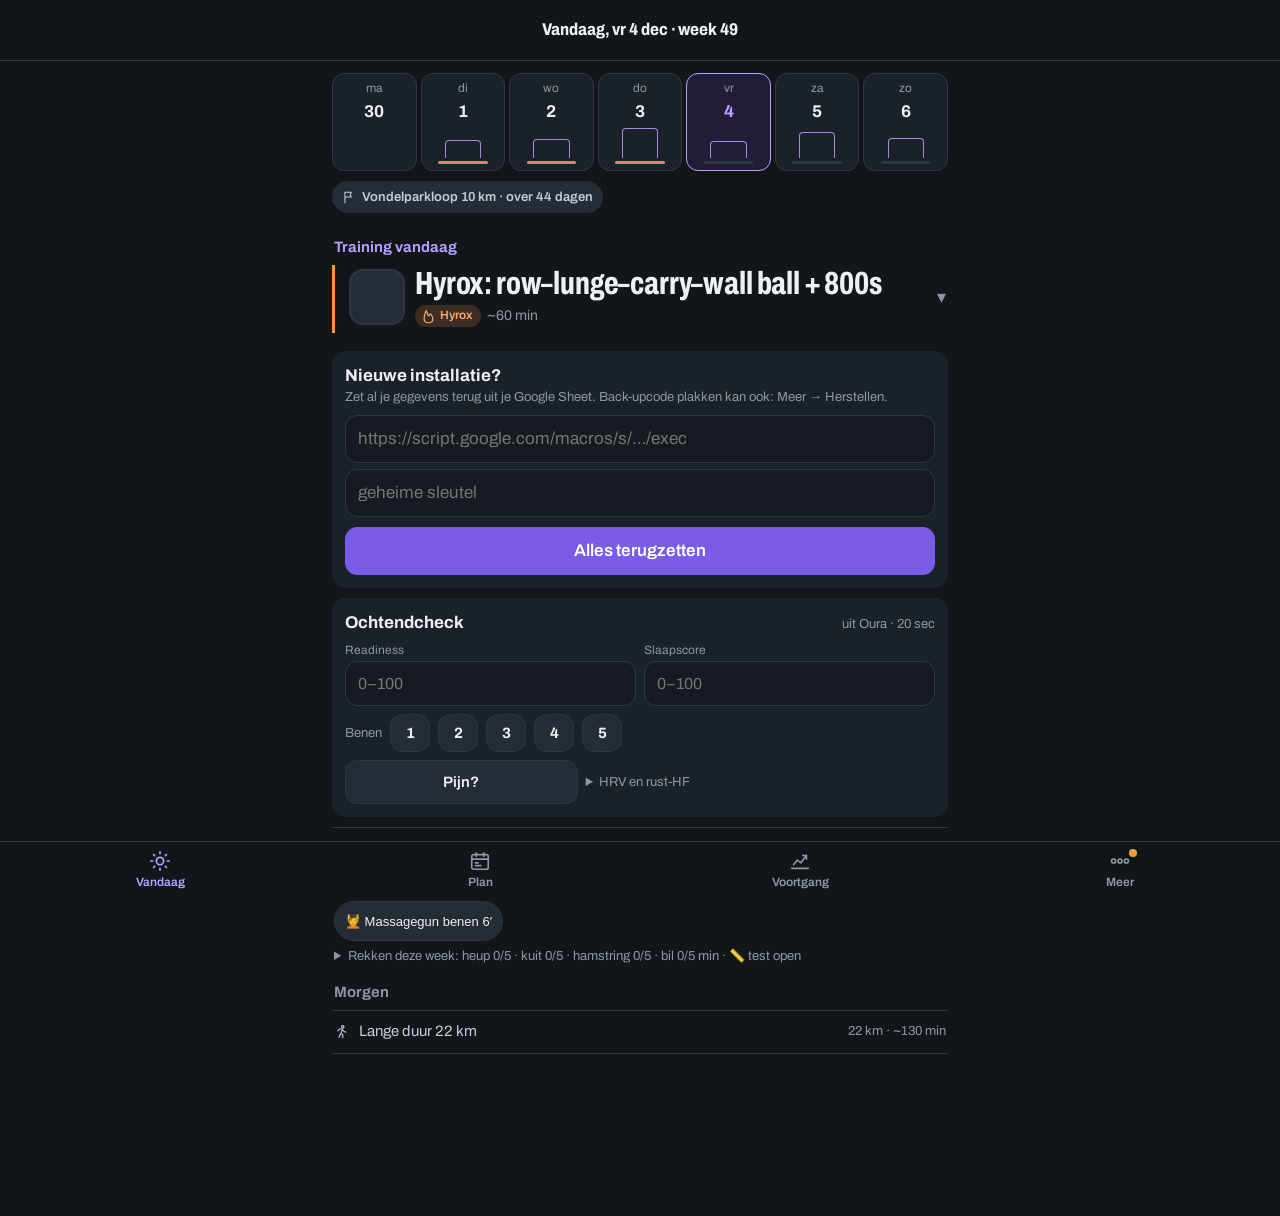
<file: index.html>
<!DOCTYPE html>
<html lang="nl">
<head>
<meta charset="utf-8">
<meta name="viewport" content="width=device-width, initial-scale=1, maximum-scale=1, viewport-fit=cover">
<meta name="theme-color" content="#0B0C0E">
<meta name="apple-mobile-web-app-capable" content="yes">
<meta name="mobile-web-app-capable" content="yes">
<meta name="apple-mobile-web-app-status-bar-style" content="black-translucent">
<meta name="apple-mobile-web-app-title" content="Coach">
<link rel="manifest" href="manifest.webmanifest">
<link rel="apple-touch-icon" href="apple-touch-icon.png?v=2">
<link rel="icon" type="image/png" href="icon-192.png?v=2">
<link rel="apple-touch-startup-image" media="(device-width: 393px) and (device-height: 852px) and (-webkit-device-pixel-ratio: 3)" href="splash-1179x2556.png">
<link rel="apple-touch-startup-image" media="(device-width: 430px) and (device-height: 932px) and (-webkit-device-pixel-ratio: 3)" href="splash-1290x2796.png">
<link rel="apple-touch-startup-image" media="(device-width: 390px) and (device-height: 844px) and (-webkit-device-pixel-ratio: 3)" href="splash-1170x2532.png">
<link rel="apple-touch-startup-image" media="(device-width: 375px) and (device-height: 812px) and (-webkit-device-pixel-ratio: 3)" href="splash-1125x2436.png">
<title>Coach</title>
<link rel="stylesheet" href="css/app.css">
</head>
<body>
<header>
  <div class="hrow">
    <button class="btn sm" id="back" aria-label="Terug" style="display:none">← Terug</button>
    <button class="btn sm" id="prev" aria-label="Vorige">‹</button>
    <h1 id="htitle">Coach</h1>
    <button class="btn sm" id="next" aria-label="Volgende">›</button>
  </div>
</header>
<main id="view"><p class="mut">Laden…</p></main>
<div id="rp" role="dialog" aria-label="Routine"></div>
<div id="timer"><button id="ring" aria-label="Rusttimer"><i id="tfill"></i><span class="tl">Rust</span><span class="t" id="tval">0:00</span></button>
  <div id="tctl"><button class="btn sm" data-tadd="-15">−15</button><button class="btn sm" data-tadd="15">+15</button><button class="btn sm" id="tstop">Stop</button></div></div>
<div id="flash">RUST VOORBIJ</div>
<div class="toast" id="toast"></div>
<nav class="tabs" id="tabs">
  <button data-tab="vandaag"><span><svg viewBox="0 0 24 24" width="22" height="22" fill="none" stroke="currentColor" stroke-width="1.8" stroke-linecap="round" stroke-linejoin="round"><circle cx="12" cy="12" r="4"/><path d="M12 2v2M12 20v2M4.9 4.9l1.4 1.4M17.7 17.7l1.4 1.4M2 12h2M20 12h2M4.9 19.1l1.4-1.4M17.7 6.3l1.4-1.4"/></svg></span>Vandaag</button>
  <button data-tab="week"><span><svg viewBox="0 0 24 24" width="22" height="22" fill="none" stroke="currentColor" stroke-width="1.8" stroke-linecap="round" stroke-linejoin="round"><rect x="3" y="5" width="18" height="16" rx="2"/><path d="M3 10h18M8 3v4M16 3v4M7 14h3M7 17h6"/></svg></span>Plan</button>
  <button data-tab="inzicht"><span><svg viewBox="0 0 24 24" width="22" height="22" fill="none" stroke="currentColor" stroke-width="1.8" stroke-linecap="round" stroke-linejoin="round"><path d="M3 20h18"/><path d="M5 16l4-5 4 3 6-8"/><path d="M15 6h4v4"/></svg></span>Voortgang</button>
  <button data-tab="meer"><span><svg viewBox="0 0 24 24" width="22" height="22" fill="none" stroke="currentColor" stroke-width="1.8" stroke-linecap="round" stroke-linejoin="round"><circle cx="5" cy="12" r="2.2"/><circle cx="12" cy="12" r="2.2"/><circle cx="19" cy="12" r="2.2"/></svg></span>Meer</button>
</nav>
<script src="js/core.js"></script>
<script src="js/views.js"></script>
<script src="js/insight.js"></script>
<script src="js/coach.js"></script>
<script src="js/checkin.js"></script>
<script src="js/app.js"></script>
</body>
</html>
</file>
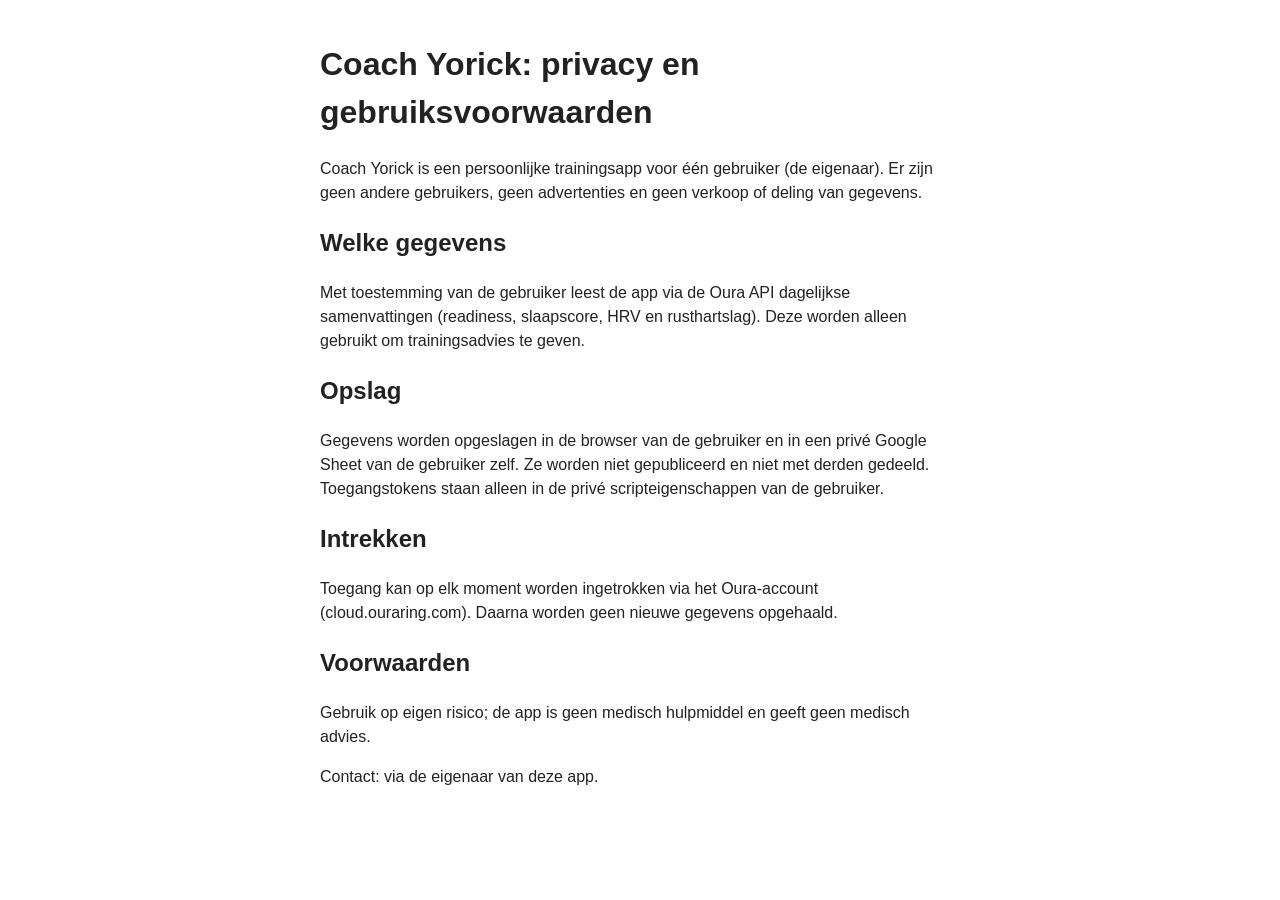
<file: privacy.html>
<!DOCTYPE html>
<html lang="nl"><head><meta charset="utf-8"><meta name="viewport" content="width=device-width,initial-scale=1"><title>Coach Yorick · privacy en voorwaarden</title>
<style>body{font:16px/1.5 -apple-system,Segoe UI,Roboto,sans-serif;max-width:640px;margin:40px auto;padding:0 16px;color:#222}</style></head>
<body><h1>Coach Yorick: privacy en gebruiksvoorwaarden</h1>
<p>Coach Yorick is een persoonlijke trainingsapp voor één gebruiker (de eigenaar). Er zijn geen andere gebruikers, geen advertenties en geen verkoop of deling van gegevens.</p>
<h2>Welke gegevens</h2><p>Met toestemming van de gebruiker leest de app via de Oura API dagelijkse samenvattingen (readiness, slaapscore, HRV en rusthartslag). Deze worden alleen gebruikt om trainingsadvies te geven.</p>
<h2>Opslag</h2><p>Gegevens worden opgeslagen in de browser van de gebruiker en in een privé Google Sheet van de gebruiker zelf. Ze worden niet gepubliceerd en niet met derden gedeeld. Toegangstokens staan alleen in de privé scripteigenschappen van de gebruiker.</p>
<h2>Intrekken</h2><p>Toegang kan op elk moment worden ingetrokken via het Oura-account (cloud.ouraring.com). Daarna worden geen nieuwe gegevens opgehaald.</p>
<h2>Voorwaarden</h2><p>Gebruik op eigen risico; de app is geen medisch hulpmiddel en geeft geen medisch advies.</p>
<p>Contact: via de eigenaar van deze app.</p></body></html>
</file>
<file: css/app.css>
@font-face{font-family:'Archivo';font-style:normal;font-display:swap;font-weight:100 900;font-stretch:62% 125%;src:url(../fonts/archivo.woff2) format('woff2-variations'),url(../fonts/archivo.woff2) format('woff2')}
/* palet (v4.6): leisteen + basalt, paars als merkkleur, trailmarkering-oranje voor wedstrijden, gletsjerblauw voor de coach, mos voor 'gedaan' */
:root{color-scheme:dark;--bg:#12161B;--card:#1B2129;--card2:#252C36;--line:#2E3641;--tx:#EEF1F4;--tx2:#C5CCD5;--mut:#8D97A4;
 --pur:#7B5CE6;--pur2:#B7A3FF;--trail:#F26B3A;--glac:#8EC5E8;--moss:#6FBF73;
 --acc:#6FBF73;--acc2:#4FA857;--warn:#E9A23B;--bad:#F07A7A;--blue:#8EC5E8;--str:#fc6a2c;
 --okbg:#16241B;--okln:#2C4C34;--otx:#CDEBCF;--wbg:#2B2112;--wtx:#F6D9A6;--bbg:#341819;--btx:#FFD3D3;--ibg:#142233;--iln:#24405E;--itx:#CFE6F5;--nav:#12161B;--inp:#161B22;
 --fs-xs:13px;--fs-s:15px;--fs-m:17px;--fs-l:22px;--fs-xl:32px;--fs-xxl:48px;
 --cond:'Archivo',-apple-system,sans-serif}
*{box-sizing:border-box;-webkit-tap-highlight-color:transparent}
html,body{margin:0;background:var(--bg);color:var(--tx);font:17px/1.45 Archivo,-apple-system,BlinkMacSystemFont,"Segoe UI",Roboto,sans-serif;font-stretch:100%}
body{padding:env(safe-area-inset-top) 0 calc(150px + env(safe-area-inset-bottom))}
#back{padding:0 10px;white-space:nowrap}
header{position:sticky;top:0;z-index:5;background:var(--bg);padding:8px 12px;border-bottom:1px solid var(--line)}
.hrow{display:flex;align-items:center;gap:8px}
.hrow h1{font-size:18px;margin:0;flex:1;text-align:center;min-width:0;overflow:hidden;text-overflow:ellipsis;white-space:nowrap}
main{padding:12px 12px 0;max-width:640px;margin:0 auto}
.card{background:var(--card);border:1px solid var(--line);border-radius:14px;padding:12px;margin-bottom:10px}
.day{margin-bottom:14px}
.day h2{font-size:16px;margin:4px 2px 8px;color:var(--mut);font-weight:600}
.day h2::first-letter{text-transform:uppercase}
.day.today h2{color:var(--acc)}
.sess.done{border-color:var(--okln);background:var(--okbg)}
.sess.skip{opacity:.55}
.st{display:flex;gap:10px;align-items:flex-start}
.st .tt{flex:1;min-width:0}
button.tt.tap{background:none;border:0;color:inherit;font:inherit;text-align:left;padding:0;cursor:pointer;min-height:44px}
.chev{color:var(--mut);font-size:18px;padding:12px 2px 0}
.tt b{display:block;font-size:17px}
.tag{display:inline-block;font-size:12px;padding:2px 8px;border-radius:99px;background:var(--card2);color:var(--mut);margin-right:6px;text-transform:uppercase;letter-spacing:.03em}
.det{white-space:pre-wrap;color:var(--tx2);font-size:15px;margin:8px 0 0}
.mut{color:var(--mut);font-size:14px}
.small{font-size:13px;color:var(--mut)}
.btn{min-height:48px;min-width:48px;border-radius:12px;border:1px solid var(--line);background:var(--card2);color:var(--tx);font:inherit;font-weight:600;padding:0 14px;cursor:pointer}
.btn:active{transform:scale(.97)}
.btn.pri{background:var(--acc2);border-color:var(--acc2);color:#04140a}
.btn.warn{background:var(--wbg);border-color:var(--warn);color:var(--warn)}
.btn.bad{background:var(--bbg);border-color:var(--bad);color:var(--bad)}
.btn.sm{min-height:44px;padding:0 10px;font-size:15px}
.btn.link{background:none;border:0;color:var(--blue);padding:0 4px;min-height:44px}
.chk{width:52px;height:52px;border-radius:14px;border:2px solid var(--line);background:var(--card2);color:transparent;font-size:26px;font-weight:800;flex:none}
.chk.on{background:var(--acc2);border-color:var(--acc2);color:#04140a}
.chk.st2{border-color:var(--str);color:var(--str)}
.row{display:flex;gap:8px;align-items:center;flex-wrap:wrap;margin-top:10px}
.row>*{flex:1 1 auto;min-width:0}
.row.nw{flex-wrap:nowrap}
.row.nw input.num{flex:0 0 84px;width:84px}
input,select,textarea{font:inherit;color:var(--tx);background:var(--inp);border:1px solid var(--line);border-radius:12px;min-height:48px;padding:10px 12px;width:100%}
textarea{min-height:84px}
input.num{width:100px;flex:0 0 100px;text-align:center}
label.f{display:block;font-size:14px;color:var(--mut);margin:10px 2px 4px}
.banner{border-radius:12px;padding:10px 12px;margin-bottom:10px;font-size:15px}
.banner.concept{background:var(--wbg);border:1px solid var(--warn);color:var(--warn)}
.banner.def{background:var(--okbg);border:1px solid var(--okln);color:var(--acc)}
.banner.info{background:var(--ibg);border:1px solid var(--iln);color:var(--itx)}
.banner.rood{background:var(--bbg);border:1px solid var(--bad);color:var(--btx)}
.banner.oranje{background:var(--wbg);border:1px solid var(--warn);color:var(--wtx)}
.banner.groen{background:var(--okbg);border:1px solid var(--okln);color:var(--otx)}
.chips{display:flex;flex-wrap:wrap;gap:8px;margin-top:8px}
.chip{min-width:48px;min-height:48px;border-radius:12px;border:1px solid var(--line);background:var(--card2);color:var(--tx);font:inherit;font-weight:700;font-size:17px;padding:0 10px}
.chip.on{background:var(--blue);border-color:var(--blue);color:#06101f}
.chip.tgt{border-color:var(--acc)}
.avday{display:flex;align-items:center;gap:8px;border-top:1px solid var(--line);margin-top:6px;padding-top:6px}.avday b{width:78px;font-size:15px}
.avrow3{flex:1;display:grid;grid-template-columns:1fr 1fr 1fr;gap:6px}.avrow3 .chip{min-width:0;min-height:44px;font-size:14px;padding:0 4px}
.avrow{display:grid;grid-template-columns:repeat(6,1fr);gap:4px;margin-top:6px}
.avrow .chip{min-width:0;min-height:44px;font-size:13px;padding:0 2px}
.chips.sm .chip{min-width:44px;min-height:44px;font-size:15px}
.kg{display:flex;align-items:center;gap:8px;margin-top:10px}
.kg input{flex:1;text-align:center;font-size:30px;font-weight:800;font-variant-numeric:tabular-nums;min-height:60px}
.kg .btn{min-height:60px;min-width:60px;font-size:26px}
.chips.big .chip{min-width:58px;min-height:58px;font-size:22px}
.sets{display:flex;flex-wrap:wrap;gap:6px;margin-top:8px}
.set{background:var(--okbg);border:1px solid var(--okln);border-radius:10px;padding:6px 8px;font-size:15px;display:flex;align-items:center;gap:6px}
.set button{background:none;border:0;color:var(--bad);font-size:20px;min-width:36px;min-height:36px}
.hint{font-size:14px;margin-top:6px}
.hint.sug{color:var(--acc)}
.strava{margin-top:8px;padding:8px 10px;border-radius:10px;background:#2a160c;border:1px solid #6b3415;font-size:15px}
.strava b{color:var(--str)}
nav.tabs{position:fixed;bottom:0;left:0;right:0;z-index:6;display:grid;grid-template-columns:repeat(4,1fr);background:var(--nav);border-top:1px solid var(--line);padding-bottom:env(safe-area-inset-bottom)}
nav.tabs button{background:none;border:0;color:var(--mut);font:inherit;font-size:12px;font-weight:600;min-height:58px;padding:4px 0}
nav.tabs button span{display:flex;justify-content:center;margin-bottom:2px}
nav.tabs button.on{color:var(--acc)}
a{color:var(--blue)}
#rp a.btn{text-decoration:none;color:var(--tx)}
#tabs button.badge{position:relative}#tabs button.badge::after{content:"";position:absolute;top:7px;left:calc(50% + 9px);width:8px;height:8px;border-radius:50%;background:var(--warn)}
#rp{position:fixed;inset:0;z-index:30;background:var(--bg);display:none;flex-direction:column;padding:calc(14px + env(safe-area-inset-top)) 16px calc(16px + env(safe-area-inset-bottom))}
#rp.show{display:flex}
#rp .rpt{font-size:14px;color:var(--mut);display:flex;justify-content:space-between;align-items:center}
#rp .rpbar{height:6px;background:var(--line);border-radius:3px;margin:10px 0 18px;overflow:hidden}#rp .rpbar i{display:block;height:100%;background:var(--acc)}
#rp .rpn{font-size:26px;font-weight:700;line-height:1.2}
#rp .rps{font-size:17px;color:var(--acc);margin-top:4px;min-height:22px}
#rp .rpbig{font-size:84px;font-weight:800;text-align:center;margin:auto 0 6px;font-variant-numeric:tabular-nums;line-height:1}
#rp .rpbig.reps{font-size:44px}
#rp .rpph{text-align:center;font-size:16px;color:var(--mut);min-height:22px}
#rp .rpcue{font-size:16px;margin:12px 0;min-height:44px;color:var(--tx);overflow:auto;max-height:40vh}
#rp .rpnext{font-size:14px;color:var(--mut);margin-bottom:12px}
#rp .rpctl{display:grid;grid-template-columns:1fr 1fr 2fr;gap:8px}
#rp .rpctl .btn{min-height:56px;font-size:18px}
.rtrow{display:flex;align-items:center;gap:8px;padding:6px 0;border-top:1px solid var(--line)}
.rtrow:first-of-type{border-top:0}
.rtrow .nm{flex:1;min-width:0}
.glance{color:var(--acc);margin-top:2px}
.rtrow .rtw{white-space:nowrap;overflow:hidden;text-overflow:ellipsis}
.rtrow .btn.sm{min-width:48px}
.rtchips{display:flex;flex-wrap:wrap;gap:6px;margin-top:8px}
.rtchip{border:1px solid var(--line);background:var(--card2);color:var(--tx);border-radius:999px;padding:0 10px;min-height:40px;font-size:13px;white-space:nowrap}
.rtchip.on{border-color:var(--acc);color:var(--acc)}
#timer{position:fixed;left:0;right:0;bottom:calc(60px + env(safe-area-inset-bottom));z-index:7;display:none;align-items:center;gap:8px;padding:8px 12px;background:var(--nav);border-top:1px solid var(--line)}
#timer.show{display:flex}
body.timeron{padding-bottom:calc(220px + env(safe-area-inset-bottom))}
#ring{flex:1;position:relative;overflow:hidden;min-height:48px;border-radius:12px;border:0;background:var(--card2);color:var(--tx);display:flex;align-items:center;justify-content:space-between;padding:0 14px;font:inherit}
#tfill{position:absolute;left:0;top:0;bottom:0;background:color-mix(in srgb, var(--acc2) 35%, transparent);width:100%;transition:width .25s linear}
#ring .tl,#ring .t{position:relative}#ring .tl{font-size:14px;color:var(--mut);font-weight:600}
#ring .t{font-size:22px;font-weight:800;font-variant-numeric:tabular-nums}
#timer.end #ring{background:var(--wbg)}#timer.end #ring .t{color:var(--warn)}
#tctl{display:flex;gap:6px}#tctl .btn{min-width:44px;padding:0 8px}
#flash{position:fixed;inset:0;z-index:20;background:var(--acc2);display:none;align-items:center;justify-content:center;font-size:44px;font-weight:900;color:#04140a;pointer-events:none}
#flash.show{display:flex;animation:fl 1.6s ease-out forwards}
@keyframes fl{0%{opacity:1}70%{opacity:.9}100%{opacity:0}}
table{width:100%;border-collapse:collapse;font-size:15px}
td,th{padding:7px 4px;border-bottom:1px solid var(--line);text-align:left;vertical-align:top}
th{color:var(--mut);font-weight:600;font-size:13px}
td.r,th.r{text-align:right}
.calc{background:var(--ibg);border:1px solid var(--iln);border-radius:12px;padding:10px;margin-top:10px;font-size:15px}
.calc b{color:var(--blue)}
h3{margin:4px 0 6px;font-size:17px}
.toast{position:fixed;top:calc(12px + env(safe-area-inset-top));left:50%;transform:translateX(-50%);background:var(--acc2);color:#04140a;font-weight:700;padding:10px 16px;border-radius:12px;z-index:21;display:none;max-width:90vw;text-align:center}
.bar{height:10px;border-radius:6px;background:var(--card2);overflow:hidden;margin-top:4px}
.bar i{display:block;height:100%;background:var(--acc2)}
.kv{display:flex;justify-content:space-between;gap:8px;padding:6px 0;border-bottom:1px solid var(--line);font-size:15px}
.kv:last-child{border-bottom:0}
.kv span:last-child{font-variant-numeric:tabular-nums;text-align:right}
svg text{fill:var(--mut);font-size:10px}
.pill{display:inline-block;padding:2px 8px;border-radius:99px;font-size:12px;font-weight:700;margin-left:4px}
.pill.o{background:var(--wbg);color:var(--warn)}
.pill.g{background:var(--okbg);color:#4ade80}
.sess{border-left:5px solid var(--tc,var(--line))}
.tag.c{background:color-mix(in srgb, var(--tc) 18%, transparent);color:var(--tc)}
.strip{display:grid;grid-template-columns:repeat(7,1fr);gap:4px;margin-bottom:10px}
.strip button{background:var(--card);border:1px solid var(--line);border-radius:12px;color:var(--mut);font:inherit;font-size:12px;padding:6px 0 8px;min-height:62px;display:flex;flex-direction:column;align-items:center;gap:2px}
.strip button b{font-size:17px;color:var(--tx)}
.strip button.sel{border-color:var(--acc);background:var(--okbg)}
.strip button.td b{color:var(--acc)}
.dot{width:10px;height:10px;border-radius:50%;border:2px solid var(--line)}
.dot.ok{background:var(--acc2);border-color:var(--acc2)}.dot.part{background:var(--warn);border-color:var(--warn)}.dot.miss{background:var(--bad);border-color:var(--bad)}
.dot.alt{background:var(--blue);border-color:var(--blue)}.dot.rest{border-style:dashed}
.exrow{width:100%;text-align:left;display:flex;justify-content:space-between;align-items:center;gap:8px;background:var(--card);border:1px solid var(--line);border-radius:14px;color:var(--tx);font:inherit;min-height:56px;padding:8px 12px;margin-bottom:8px}
.exrow.done{border-color:var(--okln);background:var(--okbg)}
.exfocus{border:2px solid var(--acc)}
.info{background:var(--ibg);border:1px solid var(--iln);border-radius:10px;padding:8px 10px;font-size:14px;margin-top:6px;color:var(--itx)}
.ib{background:none;border:1px solid var(--iln);color:var(--itx);border-radius:50%;width:26px;height:26px;min-width:26px;font-size:13px;font-weight:700;margin-left:6px;padding:0}
.race{display:inline-block;background:var(--wbg);color:var(--warn);border-radius:99px;padding:4px 10px;font-size:14px;font-weight:600;margin:0 6px 8px 0}

.sess .st{align-items:center}
.sess .meta{display:flex;flex-wrap:wrap;gap:6px;align-items:center;margin-top:4px;font-size:14px;color:var(--mut)}
.sess .meta .tag{margin:0}
.sess .body{border-top:1px solid var(--line);margin-top:10px;padding-top:8px}
.pill.r{background:var(--bbg);color:var(--bad)}
.extab{width:100%;margin-top:8px}.extab td{padding:6px 4px;border-bottom:1px solid var(--line);vertical-align:top}
.chev{padding:0 2px}

.presc{display:flex;flex-wrap:wrap;gap:6px;margin:8px 0}.presc span{background:var(--card2);border-radius:10px;padding:6px 10px;font-size:14px;color:var(--mut)}.presc b{color:var(--tx)}
.up{text-transform:uppercase;letter-spacing:.04em;color:var(--tc,var(--acc))}
.optchips .chip{font-size:14px;min-height:40px;font-weight:600}
.kgl{margin-top:8px}
.gsg{display:grid;grid-template-columns:repeat(3,1fr);gap:8px;margin-top:10px}
.gs{background:var(--card2);border-radius:10px;padding:6px 8px;font-size:13px;color:var(--mut);border:1px solid transparent}.gs.me{border-color:var(--acc)}
.gs b{display:block;color:var(--tx);font-size:16px}.gs b i{font-style:normal;color:var(--mut);font-size:12px;font-weight:600}.gs .bar{height:5px}

.seg{display:flex;background:var(--card2);border:1px solid var(--line);border-radius:12px;padding:3px;gap:2px;margin:0 0 10px;overflow-x:auto}
.seg button{flex:1;min-height:40px;border:0;border-radius:9px;background:none;color:var(--mut);font:inherit;font-weight:600;font-size:14px;padding:0 8px;white-space:nowrap}
.seg button.on{background:var(--card);color:var(--tx);box-shadow:0 1px 0 var(--line)}
.seg.sm{width:max-content;margin-left:auto}.seg.sm button{min-height:32px;font-size:13px;flex:none}
.kpis{display:grid;grid-template-columns:1fr 1fr;gap:8px;margin-bottom:12px}
.kpi{background:var(--card);border:1px solid var(--line);border-radius:14px;padding:10px 12px}
.kpi span{display:block;font-size:12px;color:var(--mut);text-transform:uppercase;letter-spacing:.03em}.kpi b{display:block;font-size:24px;margin:2px 0}.kpi i{font-style:normal;font-size:12px;color:var(--mut)}
.nextrace b{display:block;font-size:17px;margin:2px 0}

.stab{margin-top:10px;display:grid;gap:6px}
.stab .sh,.stab .sr{display:grid;grid-template-columns:40px 64px 1fr 1fr 48px;gap:6px;align-items:center}
.stab.nokg .sh,.stab.nokg .sr{grid-template-columns:40px 72px 1fr 48px}
.stab .sh{font-size:12px;color:var(--mut);text-transform:uppercase;letter-spacing:.04em;padding:0 2px}
.stab .sr input{min-height:46px;text-align:center;padding:6px;font-weight:700;font-variant-numeric:tabular-nums}
.stab .sn{min-height:46px;border-radius:10px;border:1px solid var(--line);background:var(--card2);color:var(--tx);font:inherit;font-weight:700}
.stab .sr.wu .sn{color:var(--warn);border-color:var(--warn)}
.stab .pv{font-size:13px;color:var(--mut);text-align:center;font-variant-numeric:tabular-nums}
.stab .sok{min-height:46px;border-radius:10px;border:1px solid var(--line);background:var(--card2);color:var(--mut);font-size:20px;font-weight:800}
.stab .sr.ok{background:var(--okbg);border-radius:10px}
.stab .sr.ok .sn{border:0;background:none;display:flex;align-items:center;justify-content:center}
.stab .sr.ok .v{text-align:center;font-weight:700;font-variant-numeric:tabular-nums}.stab .sr.ok .v i{font-style:normal;color:var(--mut);font-weight:500;font-size:12px}
.stab .sx{min-height:40px;background:none;border:0;color:var(--mut);font-size:20px}
.rirrow{display:flex;align-items:center;gap:8px;margin-top:8px;flex-wrap:wrap}.rirrow .small{display:flex;align-items:center}
.chips.xs .chip{min-width:40px;min-height:38px;font-size:15px}
.plates{margin-top:6px}

/* v4.1 visuele laag: minder kaders, vaste typografie, kleur alleen met betekenis */
.card{border-color:transparent}
.sess{border:0;border-left:4px solid var(--tc,var(--line))}
.sess.done{background:var(--card);border-left-color:var(--acc2)}
.sess.done .tt b{color:var(--mut)}
.tt b{font-size:var(--fs-l);font-weight:650}
.tag{font-size:12px;text-transform:none;letter-spacing:0;padding:2px 8px 2px 6px;display:inline-flex;align-items:center;gap:4px;font-weight:600}
.tag.c{color:color-mix(in srgb, var(--tc) 72%, var(--tx))}
.ico{flex:none;vertical-align:-3px}
.glance{color:var(--tx2)}
.hint.sug{color:var(--tx2)}.hint.sug::before{content:'→ ';color:var(--acc)}
.card h3{font-size:var(--fs-l);margin:0 0 6px}
.day h2{font-size:var(--fs-s);text-transform:uppercase;letter-spacing:.05em;margin:14px 2px 6px}
.day h2::first-letter{text-transform:none}
.det{font-size:var(--fs-m)}
.hchips{display:flex;gap:6px;flex-wrap:wrap;margin:0 0 10px}
.hchip,.hchips .race{display:inline-flex;align-items:center;gap:6px;font-size:13px;font-weight:600;padding:6px 10px;border-radius:999px;background:var(--card2);color:var(--tx2);border:0;font-family:inherit;min-height:32px}
.hchip.info{background:var(--ibg);color:var(--itx)}
.dck{display:grid;grid-template-columns:1fr 1fr;gap:8px}
.dck label{font-size:12px;color:var(--mut);display:block}
.dck input{min-height:44px;margin-top:2px}
.legs{display:flex;align-items:center;gap:8px;margin-top:8px}.legs .chips{margin:0}
.secttl{font-size:var(--fs-s);color:var(--mut);text-transform:uppercase;letter-spacing:.05em;margin:16px 2px 6px;font-weight:600}
.coachline{display:flex;gap:10px;align-items:flex-start}.coachline .ico{color:var(--blue);margin-top:2px}
.cmp{display:grid;grid-template-columns:auto 1fr 1fr;gap:2px 10px;font-size:14px;margin-top:8px}.cmp b{font-weight:600}.cmp .h{color:var(--mut);font-size:12px}
.cmp .good{color:var(--acc)}.cmp .off{color:var(--warn)}
.advice1{font-size:var(--fs-m);line-height:1.45}

.day h2::first-letter{text-transform:uppercase}
.pill{background:var(--card2);color:var(--mut)}
.presc span{font-size:13px;padding:5px 8px}

.adapt b{color:inherit}
/* geen in- en uitzoomen op iOS: invoervelden minimaal 16px, geen dubbeltik-zoom */
html{touch-action:manipulation;-webkit-text-size-adjust:100%;text-size-adjust:100%}
input,select,textarea{font-size:max(16px,1em)}

/* ---------- coachschermen (v4.5) ---------- */
.eyebrow{display:block;font-size:11px;font-weight:700;letter-spacing:.08em;text-transform:uppercase;color:var(--mut);margin-bottom:6px}
.card.coach{background:#101C2E;border-color:#1E3A5F}.card.coach .eyebrow{color:var(--blue)}
.card.ok{border-color:var(--okln);background:var(--okbg)}.card.ok .eyebrow{color:var(--acc)}
.bhd{padding:6px 2px 12px;border-left:3px solid var(--tc);padding-left:12px;margin-bottom:10px}.bhd h2{font-size:24px;margin:2px 0 10px;line-height:1.2}
.bstats{display:grid;grid-template-columns:repeat(4,1fr);gap:6px}.bstats div{background:var(--card);border:1px solid var(--line);border-radius:12px;padding:8px 10px}
.bstats b{display:block;font-size:22px;font-variant-numeric:tabular-nums;letter-spacing:-.02em}.bstats span{font-size:11px;color:var(--mut);text-transform:uppercase;letter-spacing:.05em}
.lims{display:grid;grid-template-columns:1fr 1fr;gap:8px}.lims div{background:var(--card2);border-radius:10px;padding:8px 10px}.lims span{display:block;font-size:12px;color:var(--mut)}
.lims b{display:block;font-size:19px;font-variant-numeric:tabular-nums}.lims i{font-style:normal;font-size:12px;color:var(--mut)}
ol.cues{margin:0;padding-left:20px}ol.cues li{margin:4px 0;color:var(--tx2);font-size:15px}
.ifs .if{display:grid;grid-template-columns:1fr 1fr;gap:10px;padding:7px 0;border-top:1px solid var(--line);font-size:14px}.ifs .if:first-child{border-top:0}
.ifs .if span{color:var(--tx2)}.ifs .if b{font-weight:600}.ifs .if.hit{background:var(--wbg);border-radius:8px;padding:7px 8px;border:0;margin:2px 0}.ifs .if.hit b,.ifs .if.hit span{color:var(--wtx)}
.rvhd{display:flex;align-items:center;gap:10px;margin:2px 0 8px}.rvhd>b{flex:1;font-size:20px;line-height:1.2}
.grade{text-align:center;background:var(--card2);border-radius:12px;padding:4px 10px;min-width:54px}.grade b{display:block;font-size:24px;font-variant-numeric:tabular-nums}.grade span{font-size:11px;color:var(--mut);text-transform:uppercase}
.grade.you{background:#101C2E}.grade.you span{color:var(--blue)}
.pm{display:flex;gap:10px;padding:7px 0;border-top:1px solid var(--line);font-size:15px;color:var(--tx2)}.pm i{font-style:normal;font-weight:800;width:18px;flex:none;text-align:center}
.pm.p i{color:var(--acc)}.pm.m i{color:var(--warn)}.pm.a i{color:var(--blue)}.pm.a{color:var(--itx)}.pm b{color:var(--tx);font-weight:600}
.rdbars{display:grid;grid-template-columns:repeat(7,1fr);gap:6px;height:110px;align-items:end;margin:4px 0 8px}
.rdbars div{display:flex;flex-direction:column;justify-content:flex-end;align-items:center;height:100%;gap:2px}.rdbars i{width:100%;border-radius:6px 6px 2px 2px;max-height:70%}
.rdbars b{font-size:12px;font-variant-numeric:tabular-nums}.rdbars span{font-size:11px;color:var(--mut)}
.io{padding:7px 0;border-top:1px solid var(--line);font-size:14px}.io:first-of-type{border-top:0}.io span{display:block;color:var(--mut)}.io b{font-weight:600}
.keys{margin-top:8px}.keys div{display:flex;gap:10px;padding:4px 0;font-size:14px}.keys span{width:24px;color:var(--blue);font-weight:700}
.sshd{display:flex;align-items:baseline;gap:10px;margin:2px 0 12px}.sshd b{font-size:44px;letter-spacing:-.03em;font-variant-numeric:tabular-nums}.sshd span{font-size:13px;color:var(--mut);line-height:1.3}
.tl{position:relative;display:flex;gap:2px;height:14px;border-radius:7px;overflow:visible}.tl i{display:block;height:100%;border-radius:3px}
.tl em{position:absolute;top:-5px;width:3px;height:24px;background:#fff;border-radius:2px;transform:translateX(-1px);box-shadow:0 0 0 2px var(--bg)}
.tlr{position:relative;height:34px;margin-top:6px}.tlr span{position:absolute;top:0;transform:translateX(-50%);font-size:11px;white-space:nowrap;color:var(--tx2);padding-top:8px}
.tlr span::before{content:'';position:absolute;top:0;left:50%;width:6px;height:6px;border-radius:50%;background:var(--mut);transform:translateX(-50%)}
.tlr span.dn{top:14px}.tlr span.dn::before{display:none}
.tlr span.pA::before{background:var(--acc2);width:8px;height:8px}.tlr span.pA{color:var(--acc);font-weight:700}.tlr span.pB::before{background:var(--blue)}.tlr span:last-child{transform:translateX(-90%)}
.tll{display:flex;gap:2px}.tll span{text-align:center;font-size:11px;color:var(--mut)}.tll span.on{color:var(--tx);font-weight:800}
b.pn{display:block;font-size:19px;margin:0 0 4px}
.ms{display:flex;gap:10px;padding:8px 0;border-top:1px solid var(--line)}.ms:first-of-type{border-top:0}
.ms i{font-style:normal;width:24px;height:24px;border-radius:50%;border:2px solid var(--line);flex:none;display:flex;align-items:center;justify-content:center;font-size:13px;font-weight:800}
.ms.met i{background:var(--acc2);border-color:var(--acc2);color:#04140a}.ms.miss i{border-color:var(--bad);color:var(--bad)}
.ms b{display:block;font-size:15px;font-weight:600}.ms span{font-size:12px;color:var(--mut)}.ms.met b{color:var(--mut);text-decoration:line-through}
#phases details{border-top:1px solid var(--line);padding:6px 0}#phases details:first-of-type{border-top:0}
#phases summary{display:flex;align-items:center;gap:8px;min-height:36px;list-style:none;cursor:pointer}#phases summary::-webkit-details-marker{display:none}
#phases summary i{width:10px;height:10px;border-radius:3px;flex:none}#phases summary b{flex:1;font-size:15px}#phases summary span{font-size:12px;color:var(--mut)}

/* ---------- v4.6 ontwerp: typografie, zinsvorm-kopjes, minder kaders ---------- */
/* Eén familie (Archivo, variabele breedte): smal en zwaar voor cijfers en titels, normale breedte voor tekst. */
.hrow h1,.tt b,.bhd h2,.bstats b,.kpi b,.grade b,.sshd b,.lims b,.pn,.gs b,.rdbars b,.hero-t,.ms b{font-stretch:72%;font-weight:750;letter-spacing:-.005em;font-variant-numeric:tabular-nums}
.hrow h1{font-size:var(--fs-m);font-stretch:85%}
.kpi b{font-size:var(--fs-xl);line-height:1.05}.bstats b{font-size:var(--fs-xl);line-height:1.05}.lims b{font-size:var(--fs-l)}.grade b{font-size:var(--fs-xl)}
.sshd b{font-size:var(--fs-xxl);line-height:1}.bhd h2{font-size:var(--fs-xl);line-height:1.08}
.tag,.kpi span,.stab .sh,.day h2,.secttl,.bstats span,.grade span,.up{text-transform:none!important;letter-spacing:0!important}
.kpi span,.bstats span,.grade span{font-size:var(--fs-xs)}
.eyebrow{text-transform:none;letter-spacing:0;font-size:var(--fs-s);font-weight:650;color:var(--tx);margin-bottom:6px}
.card.coach .eyebrow{color:var(--glac)}.card.ok .eyebrow{color:var(--moss)}
.meta-l{display:block;font-size:var(--fs-xs);color:var(--mut);margin-bottom:2px}
.day h2,.secttl{font-size:var(--fs-s);font-weight:650;color:var(--mut)}
.day.today h2{color:var(--pur2)}
/* merkkleur paars */
.btn.pri{background:var(--pur);border-color:var(--pur);color:#fff}
.chip.on{background:var(--pur);border-color:var(--pur);color:#fff}
nav.tabs button.on{color:var(--pur2)}
.seg button.on{background:var(--card);color:var(--pur2)}
.chk.on{background:var(--moss);border-color:var(--moss);color:#0c1a0e}
.card.coach,.grade.you{background:#142233;border-color:#24405E}.grade.you span{color:var(--glac)}
.race{color:var(--trail)}
/* vandaag: de sessie zelf zonder kader, groot */
.sess.hero{background:none;border:0;border-left:3px solid var(--tc);border-radius:0;padding:2px 0 6px 14px;margin:4px 0 18px}
.sess.hero.done{background:none}
.sess.hero .tt b{font-size:var(--fs-xl);line-height:1.08;margin-bottom:4px}
.sess.hero .chk{width:56px;height:56px}
/* lijstregels in plaats van kaarten */
.list{border-top:1px solid var(--line);margin:0 0 12px}
.list .li{display:flex;gap:10px;align-items:center;padding:10px 2px;border-bottom:1px solid var(--line);color:var(--tx2);font-size:var(--fs-s)}
.list .li .r{margin-left:auto;color:var(--mut);font-size:var(--fs-xs);white-space:nowrap}
#rtcard{background:none;border:0;padding:0 2px;border-top:1px solid var(--line);border-radius:0;padding-top:10px}
/* weekevaluatie: doorlopende tekst met kantlijn */
.pm{border-top:0;padding:4px 0 4px 12px;margin:6px 0;border-left:2px solid var(--line)}
.pm i{display:none}.pm.p{border-left-color:var(--moss)}.pm.m{border-left-color:var(--warn)}.pm.a{border-left-color:var(--glac)}
/* seizoen: profielkaart met hoogtelijnen */
.card.season{position:relative;overflow:hidden;background:#171C24}
.card.season .contour{position:absolute;inset:0;width:100%;height:100%;pointer-events:none;opacity:.09}
.card.season>*{position:relative}
.prof{display:block;width:100%;height:auto;margin-top:4px}
.prof text{font-family:var(--cond);font-size:11px;fill:var(--mut)}
.prof .fl{font-stretch:75%;font-weight:700;font-size:12px;fill:var(--tx)}
/* afvinken: één moment van beweging */
@keyframes pop{0%{transform:scale(.7);box-shadow:0 0 0 0 rgba(111,191,115,.6)}55%{transform:scale(1.12)}100%{transform:scale(1);box-shadow:0 0 0 14px rgba(111,191,115,0)}}
@keyframes dotin{0%{transform:scale(.3)}70%{transform:scale(1.5)}100%{transform:scale(1)}}
.chk.pop{animation:pop .45s cubic-bezier(.2,.8,.3,1.2)}
.strip .dot.pop{animation:dotin .5s .15s both}
@media (prefers-reduced-motion: reduce){.chk.pop,.strip .dot.pop{animation:none}}
:focus-visible{outline:2px solid var(--pur2);outline-offset:2px}
.per{display:flex;align-items:center;gap:10px;margin:14px 2px 8px}.per>span{font-size:var(--fs-s);font-weight:650;color:var(--mut)}.per .seg.sm{margin:0 0 0 auto}

/* ---------- v4.7: weekoverzicht, terrein, held, meldingen ---------- */
/* weekstrip als terrein: balkhoogte = geplande belasting, paars gevuld = gedaan */
.strip button{min-height:96px;padding:6px 0 6px;gap:3px}
.strip .terr{display:flex;align-items:flex-end;justify-content:center;width:100%;height:30px}
.strip .terr i{position:relative;display:block;width:44%;min-height:3px;border:1.5px solid var(--pur2);border-bottom-width:0;border-radius:4px 4px 0 0;overflow:hidden;opacity:.85}
.strip .terr u{position:absolute;left:0;right:0;bottom:0;background:var(--pur)}
.strip .dot{width:60%;height:3px;border-radius:2px;border:0;background:var(--line)}
.strip .dot.ok{background:var(--moss)}.strip .dot.part{background:var(--warn)}.strip .dot.miss{background:var(--bad)}.strip .dot.alt{background:var(--glac)}.strip .dot.rest{background:transparent}
.strip button.sel{border-color:var(--pur2);background:#221C38}.strip button.td b{color:var(--pur2)}
/* plan: compacte regels */
.sess.compact{background:none;border:0;border-left:3px solid var(--tc,var(--line));border-radius:0;padding:6px 0 6px 10px;margin:0 0 2px}
.sess.compact.done{background:none}
.sess.compact .chk{width:32px;height:32px;border-radius:50%;font-size:15px}
.sess.compact .tt b{font-size:var(--fs-m);font-weight:600;font-stretch:90%;line-height:1.25}
.sess.compact .meta{margin-top:2px;font-size:var(--fs-xs)}.sess.compact .meta .tag{display:none}
.sess.compact.open{background:var(--card);border-radius:0 12px 12px 0;padding:10px 10px 10px 12px;margin:4px 0 8px}
.day .rest{color:var(--mut);padding:4px 0 4px 13px;border-left:3px solid var(--line)}
.day h2{margin-top:16px}
/* rustdag */
.restday{border-left:3px solid var(--glac);padding:4px 0 4px 14px;margin:4px 0 18px}.restday b{display:block;font-size:var(--fs-xl);font-stretch:72%;font-weight:750;margin-bottom:4px}
/* voortgang: één held */
.wkhero{padding:4px 2px 14px;margin-bottom:12px;border-bottom:1px solid var(--line)}
.wkhero .big{display:flex;align-items:baseline;gap:10px}.wkhero .big b{font-size:64px;line-height:1;font-stretch:68%;font-weight:800;letter-spacing:-.02em;font-variant-numeric:tabular-nums}
.wkhero .big span{font-size:var(--fs-m);color:var(--mut)}
.pbar{position:relative;height:10px;background:var(--card2);border-radius:5px;margin:12px 0 6px}.pbar i{display:block;height:100%;background:var(--pur);border-radius:5px}
.pbar em.pl{position:absolute;top:-4px;width:2px;height:18px;background:var(--tx)}.pbar em.av{position:absolute;top:2px;width:6px;height:6px;border-radius:50%;background:var(--glac);transform:translateX(-3px)}
.subk{display:grid;grid-template-columns:repeat(3,1fr);gap:10px;margin-top:12px}.subk b{display:block;font-size:var(--fs-l);font-stretch:72%;font-weight:750;font-variant-numeric:tabular-nums}.subk span{font-size:var(--fs-xs);color:var(--mut);line-height:1.3}
/* subtabs passend */
.seg button{padding-left:10px;padding-right:10px}
/* melding onderin, rustig */
.toast{top:auto;bottom:calc(84px + env(safe-area-inset-bottom));background:var(--card2);color:var(--tx);border:1px solid var(--line);font-weight:600;box-shadow:0 6px 24px rgba(0,0,0,.4)}
.day>.strava{background:none;border:0;border-left:3px solid var(--str);border-radius:0;padding:6px 0 6px 13px;margin:0 0 2px;color:var(--tx2);font-size:var(--fs-s)}
.day>.strava b{color:var(--str);font-weight:600}
.seg button{font-size:14px;padding-left:8px;padding-right:8px}
.instf{display:flex;flex-direction:column;gap:8px;margin-top:6px}.instf input{font-size:16px;width:100%}.instf .row{margin:0}.instf label{flex:1;font-size:var(--fs-xs);color:var(--mut)}.pill.b{background:#142233;color:var(--glac)}
</file>
